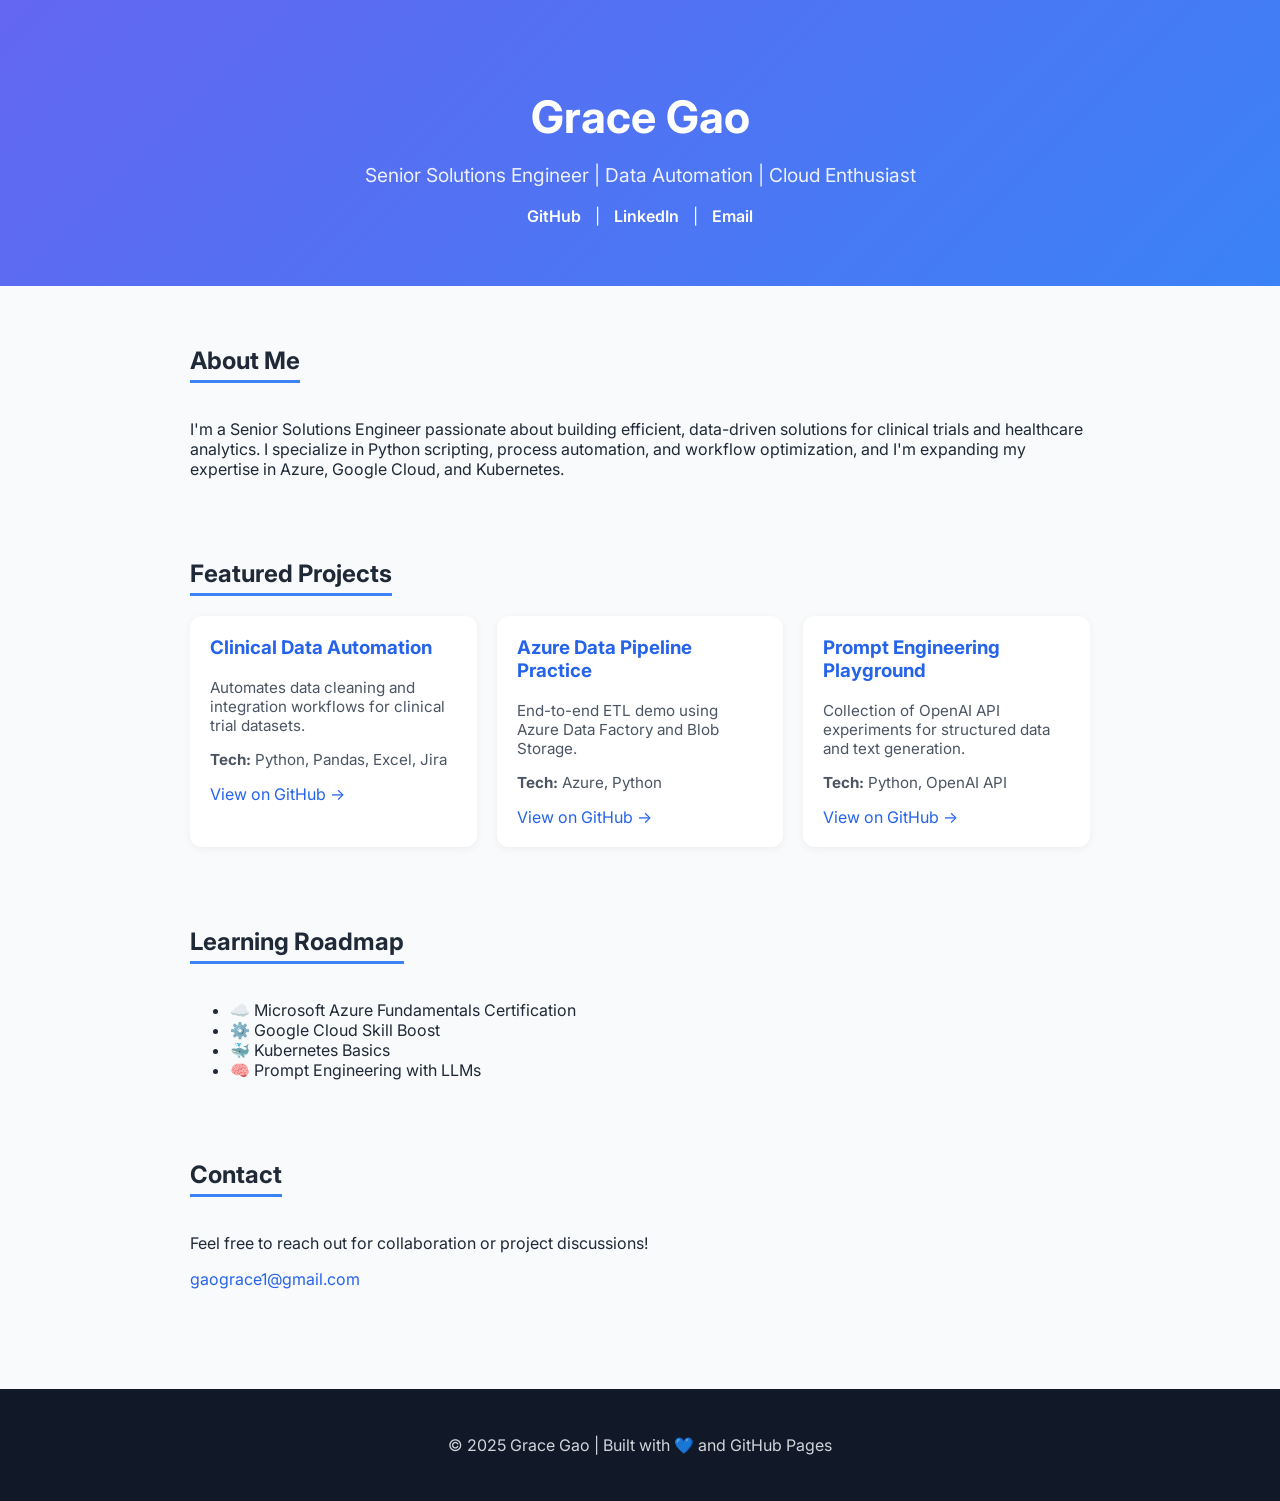
<file: index.html>
<!DOCTYPE html>
<html lang="en">
<head>
  <meta charset="UTF-8" />
  <meta name="viewport" content="width=device-width, initial-scale=1.0" />
  <title>Grace Gao | Solutions Engineer Portfolio</title>
  <link href="https://fonts.googleapis.com/css2?family=Inter:wght@400;600;700&display=swap" rel="stylesheet">
  <style>
    body {
      font-family: 'Inter', sans-serif;
      margin: 0;
      color: #1f2937;
      background-color: #f9fafb;
    }
    header {
      text-align: center;
      padding: 60px 20px;
      background: linear-gradient(135deg, #6366f1, #3b82f6);
      color: white;
    }
    header h1 {
      font-size: 2.8rem;
      margin-bottom: 10px;
    }
    header p {
      font-size: 1.2rem;
      opacity: 0.9;
    }
    main {
      max-width: 900px;
      margin: 0 auto;
      padding: 40px 20px;
    }
    section {
      margin-bottom: 60px;
    }
    h2 {
      border-bottom: 3px solid #3b82f6;
      display: inline-block;
      margin-bottom: 20px;
      padding-bottom: 5px;
    }
    .project-grid {
      display: grid;
      grid-template-columns: repeat(auto-fit, minmax(280px, 1fr));
      gap: 20px;
    }
    .project {
      background: white;
      border-radius: 12px;
      padding: 20px;
      box-shadow: 0 2px 8px rgba(0,0,0,0.05);
      transition: transform 0.2s ease;
    }
    .project:hover {
      transform: translateY(-5px);
    }
    .project h3 {
      margin-top: 0;
      color: #2563eb;
    }
    .project p {
      font-size: 0.95rem;
      color: #4b5563;
    }
    footer {
      text-align: center;
      padding: 30px;
      background: #111827;
      color: #d1d5db;
    }
    a {
      color: #2563eb;
      text-decoration: none;
    }
    a:hover {
      text-decoration: underline;
    }
    .social-links a {
      margin: 0 10px;
      color: white;
      font-weight: 600;
    }
  </style>
</head>
<body>
  <header>
    <h1>Grace Gao</h1>
    <p>Senior Solutions Engineer | Data Automation | Cloud Enthusiast</p>
    <div class="social-links">
      <a href="https://github.com/gaograce1" target="_blank">GitHub</a> |
      <a href="https://www.linkedin.com/in/grace-gao/" target="_blank">LinkedIn</a> |
      <a href="mailto:gaograce1@gmail.com">Email</a>
    </div>
  </header>

  <main>
    <section>
      <h2>About Me</h2>
      <p>
        I'm a Senior Solutions Engineer passionate about building efficient, data-driven solutions for clinical trials and healthcare analytics.
        I specialize in Python scripting, process automation, and workflow optimization, and I'm expanding my expertise in Azure, Google Cloud, and Kubernetes.
      </p>
    </section>

    <section>
      <h2>Featured Projects</h2>
      <div class="project-grid">
        <div class="project">
          <h3>Clinical Data Automation</h3>
          <p>Automates data cleaning and integration workflows for clinical trial datasets.</p>
          <p><strong>Tech:</strong> Python, Pandas, Excel, Jira</p>
          <a href="https://github.com/gaograce1/clinical-automation" target="_blank">View on GitHub →</a>
        </div>

        <div class="project">
          <h3>Azure Data Pipeline Practice</h3>
          <p>End-to-end ETL demo using Azure Data Factory and Blob Storage.</p>
          <p><strong>Tech:</strong> Azure, Python</p>
          <a href="https://github.com/gaograce1/azure-pipeline-demo" target="_blank">View on GitHub →</a>
        </div>

        <div class="project">
          <h3>Prompt Engineering Playground</h3>
          <p>Collection of OpenAI API experiments for structured data and text generation.</p>
          <p><strong>Tech:</strong> Python, OpenAI API</p>
          <a href="https://github.com/gaograce1/prompt-engineering-lab" target="_blank">View on GitHub →</a>
        </div>
      </div>
    </section>

    <section>
      <h2>Learning Roadmap</h2>
      <ul>
        <li>☁️ Microsoft Azure Fundamentals Certification</li>
        <li>⚙️ Google Cloud Skill Boost</li>
        <li>🐳 Kubernetes Basics</li>
        <li>🧠 Prompt Engineering with LLMs</li>
      </ul>
    </section>

    <section>
      <h2>Contact</h2>
      <p>Feel free to reach out for collaboration or project discussions!</p>
      <p><a href="mailto:gaograce1@gmail.com">gaograce1@gmail.com</a></p>
    </section>
  </main>

  <footer>
    <p>© 2025 Grace Gao | Built with 💙 and GitHub Pages</p>
  </footer>
</body>
</html>
</file>
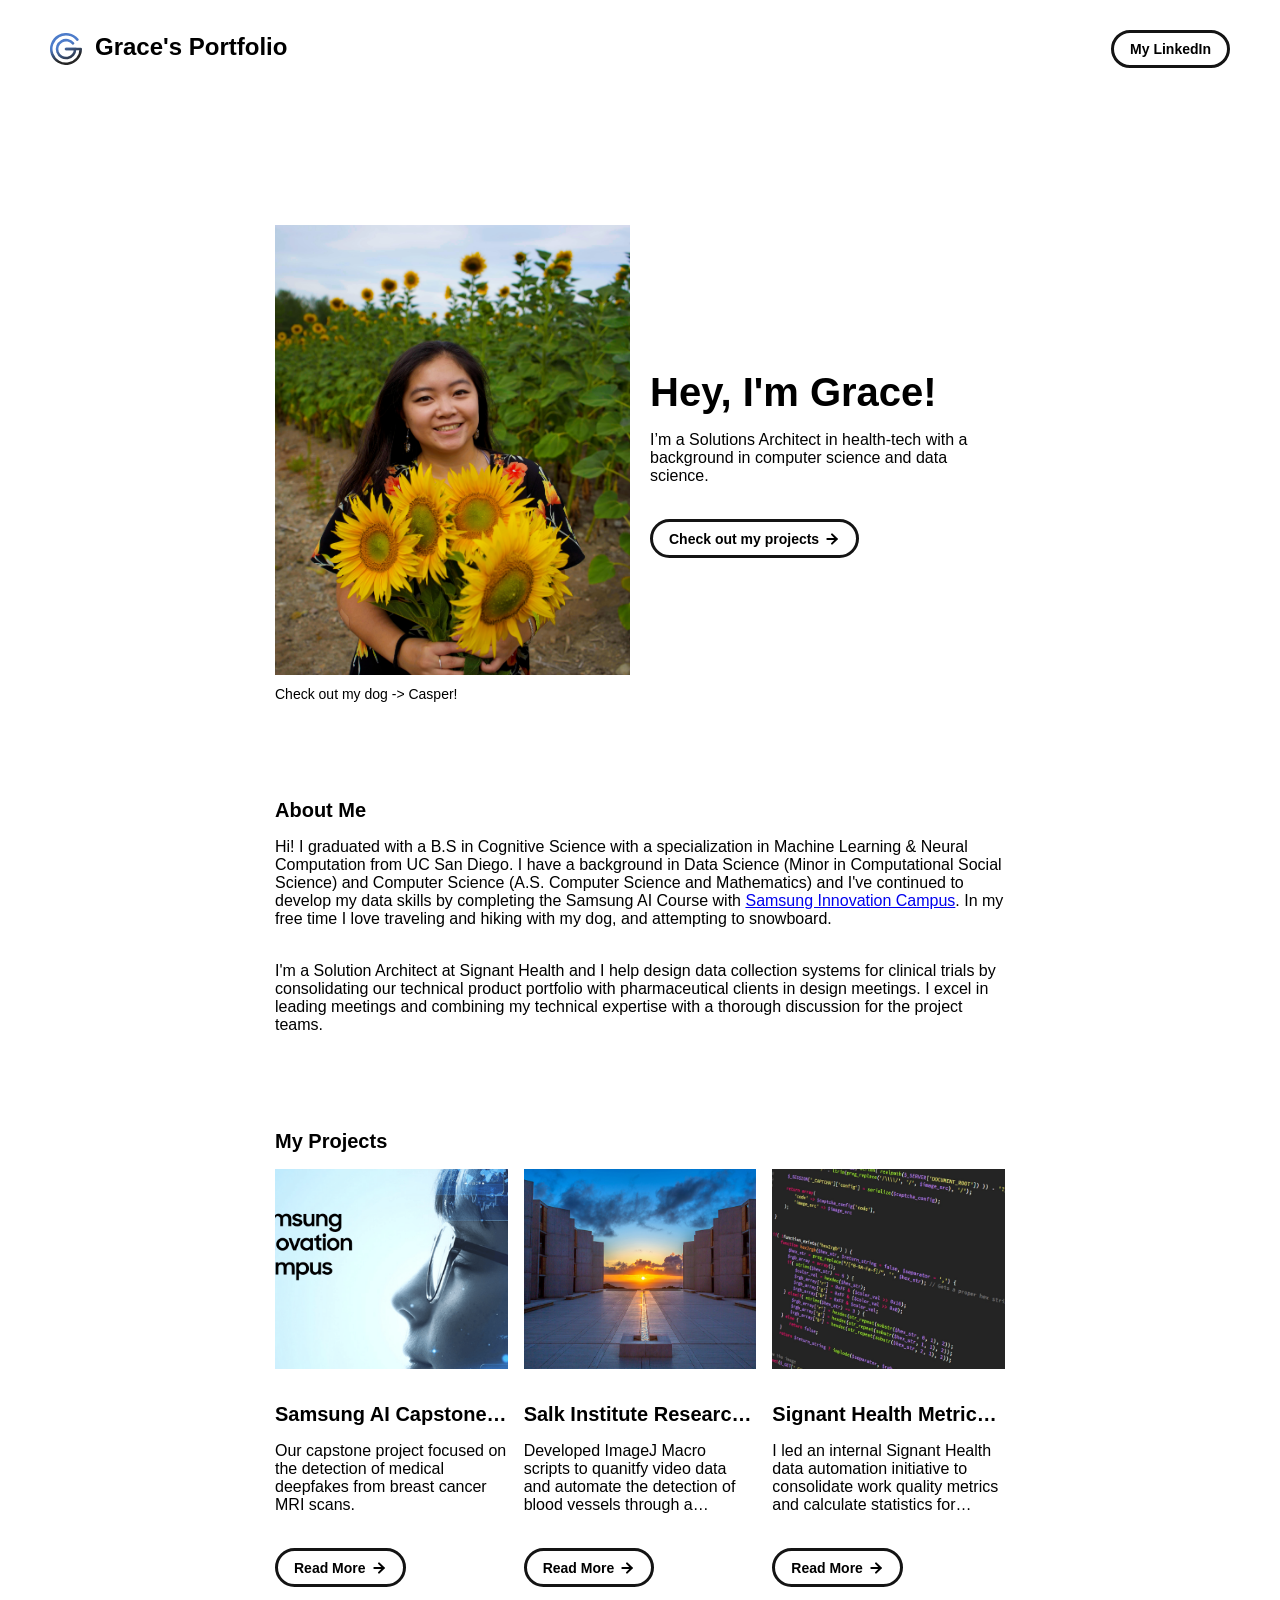
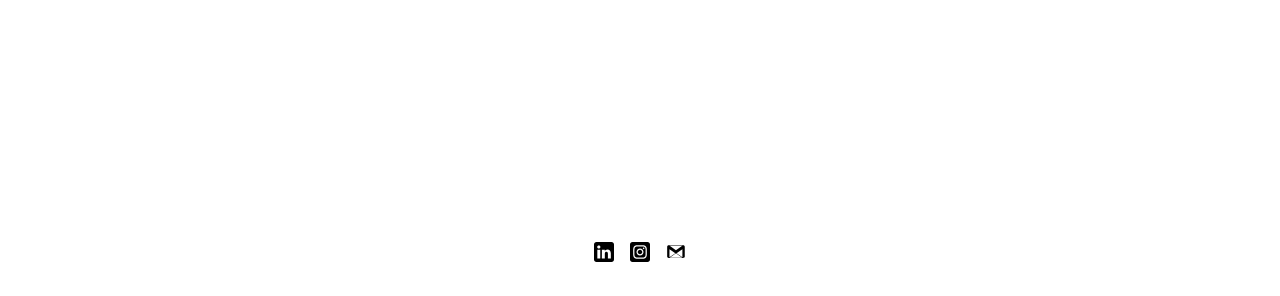
<file: oldindex.html>
<!DOCTYPE html>
<html lang="en">
	<head>
		<meta charset="utf-8">

    <!-- 
      TODO

      Upload your Unemployable (or whatever photo you like) to the assets/images folder
      and change the name of the image below to match the uploaded one

      Change the title in the <title> tag to whatever you would like the title of your portfolio to be

      This should be the same across all pages.
     -->
    <link rel="icon" href="./assets/icons/GGlogo.svg" />
		<title>Grace's Portfolio</title>
    <meta name="description" content="A collection of projects Grace has worked on.">
    <meta name="viewport" content="width=device-width, initial-scale=1" />

		<link rel="stylesheet" href="./css/layout.css">
    <link rel="stylesheet" href="./css/typography.css">
    <link rel="stylesheet" href="./css/utilities.css">

		<script defer src="./js/script.js"></script>
	</head>
	<body>
    <!-- NAVBAR -->
    <div class="navbar">
      <a class="nav-title-link" href="./index.html">
        <image src="./assets/icons/GGlogo.svg" class="logo"/>

        <!-- TODO - Change the "Portfolio Title" to whatever you want displayed in the top left -->
        <span class="nav-title">Grace's Portfolio</span>
         <!-- TODO - Change the email after 'mailto:' to your email address for contact -->
        <a class="button" href="https://www.linkedin.com/in/gaograce1/">
          <span class="button-text">My LinkedIn</span>
        </a>
      </a>
    </div>

    <!-- MAIN PAGE CONTENT -->
    <div id="main-content">

      <!-- PORTFOLIO HEADER -->
      <div id="portfolio-header">
        <div id="portfolio-header-image-container">
          <!-- 
            TODO

            - Change the img "src" attribute to point to the Unemployable image you uploaded (or whatever image).
            - Change the number to point to your Unemployable & replace the OpenSea link with your own
            - If you aren't using an Unemployable as your image, remove the entire "a" element
          -->
          <img src="./assets/images/GG.jpeg" class="portfolio-header-image">
          <a class="no-underline" target="_blank" href="https://www.instagram.com/it.me.casper/">
            <span class="image-caption">Check out my dog -> Casper!</span>
          </a>
        </div>

          <!-- 
            TODO

            - Change the main-title to whatver you want
            - Change the body-text after that to a quick introduction to what you do
            - Edit the button text if you feel like it. It will link to the projects section below.
          -->
        <div id="portfolio-header-text-container">
            <div class="header-text">
              <span class="main-title">Hey, I'm Grace!</span>
              <p></p>
              <div class="body-text">I’m a Solutions Architect in health-tech with a background in computer science and data science. </div>
            </div>
            <a class="button" id="my-work-link">
              <span class="button-text">Check out my projects</span> 
              <image src="./assets/icons/arrow-right.svg" class="right-arrow-icon"/>
            </a>
        </div>
      </div>

      <!-- ABOUT SECTION -->
      <!-- 
        TODO

        - Change the subheader-text to whatever header you want
        - Add paragraphs using the <div class="body-text"></div> elements in the "about-section-content"
      -->
      <div id="about-section">
        <span class="subheader-text">About Me</span>
        <div class="about-section-content">
          <div class="body-text">
            Hi! I graduated with a B.S in Cognitive Science with a specialization in Machine Learning & Neural Computation 
            from UC San Diego. I have a background in Data Science (Minor in Computational Social Science) and Computer Science 
            (A.S. Computer Science and Mathematics) and I've continued to develop my data skills by completing the Samsung AI Course 
            with <a target="_blank" href="https://sic.edc.org/ai-course/">Samsung Innovation Campus</a>.
            In my free time I love traveling and hiking with my dog, and attempting to snowboard. 
          </div>
          <div class="body-text">
            I'm a Solution Architect at Signant Health and I help design data collection systems for clinical trials 
            by consolidating our technical product portfolio with pharmaceutical clients in design meetings. I excel in leading 
            meetings and combining my technical expertise with a thorough discussion for the project teams.
          </div>
        </div>
      </div>

      <!-- PROJECTS / MY WORK SECTION -->
      <div id="my-work-section">
        <!-- TODO - Change the subheader-text to whatever you want the Projects section header to say -->
        <span class="subheader-text">My Projects</span>

        <div class="projects-container">
          <!-- 
            TODO

            This is where the project cards live. Here's a base level project card for you to copy:
            <div class="project-card">
              <img src="./assets/images/IMAGE_NAME" class="project-image">
              <div class="project-card-text-container">
                <div class="subheader-text project-title">PROJECT_NAME</div>
                <div class="body-text project-card-text">SMALL_PROJECT_DESCRIPTION</div>
              </div>
              <a class="button" href="./project-pages/PROJECT_PAGE_NAME.html">
                <span class="button-text">Read More</span>
                <image src="./assets/icons/arrow-right.svg" class="right-arrow-icon"/>
              </a>
            </div>

            - To add a project to the this area, copy the above, paste it below this comment, and change the following:
                - IMAGE_NAME: the name of the image file in assets/images
                - PROJECT_NAME: the name of the project (keep it short, it only shows 1 line)
                - SMALL_PROJECT_DESCRIPTION: a quick project description (max 4 lines)
                - PROJECT_PAGE_NAME.html: the html filename for the project (must be in project-pages folder)
          -->
          <div class="project-card">
            <img src="./assets/images/SamsungAI.png" class="project-image">
            <div class="project-card-text-container">
              <div class="subheader-text project-title">Samsung AI Capstone Project</div>
              <div class="body-text project-card-text">Our capstone project focused on the detection of medical deepfakes
	      	from breast cancer MRI scans.</div>
            </div>
            <a class="button" href="./project-pages/project-template.html">
              <span class="button-text">Read More</span>
              <image src="./assets/icons/arrow-right.svg" class="right-arrow-icon"/>
            </a>
          </div>
          <div class="project-card">
            <img src="./assets/images/Salk.jpg" class="project-image">
            <div class="project-card-text-container">
              <div class="subheader-text project-title">Salk Institute Research Project</div>
              <div class="body-text project-card-text">Developed ImageJ Macro scripts to quanitfy video data and automate the detection
	      	of blood vessels through a pixelating process. </div>
            </div>
            <a class="button" href="./project-pages/project-template.html">
              <span class="button-text">Read More</span>
              <image src="./assets/icons/arrow-right.svg" class="right-arrow-icon"/>
            </a>
          </div>
          <div class="project-card">
            <img src="./assets/images/code.jpeg" class="project-image">
            <div class="project-card-text-container">
              <div class="subheader-text project-title">Signant Health Metrics Initiative</div>
              <div class="body-text project-card-text">I led an internal Signant Health data automation initiative to consolidate work 
	      	quality metrics and calculate statistics for manager performance appraisals.</div>
            </div>
            <a class="button" href="./project-pages/project-template.html">
              <span class="button-text">Read More</span>
              <image src="./assets/icons/arrow-right.svg" class="right-arrow-icon"/>
            </a>
          </div>
        </div>
      </div>
    </div>

    <!-- FOOTER -->
    <div id="footer">
	<!-- LinkedIn! -->
	<a class="icon-link" target="_blank" href="https://www.linkedin.com/in/gaograce1/">
        <image src="./assets/icons/linkedin.svg" class="footer-icon"/>
      </a>
	    
      <!-- 
        TODO - Change href to your Instagram account (can also delete entire "a" element if no Instagram) 

        This should be the same across all pages.
      -->
      <a class="icon-link" target="_blank" href="https://www.instagram.com/gao.grace.1/">
        <image src="./assets/icons/insta.svg" class="footer-icon"/>
      </a>
      <!-- 
        TODO - Change href to your Twitter account (can also delete entire "a" element if no Twitter) 
      
        This should be the same across all pages.
      
      <a class="icon-link" target="_blank" href="https://twitter.com/whitevans_eth">
        <image src="./assets/icons/twitter.svg" class="footer-icon"/>
      </a>
	    -->
      <!-- 
        TODO - Change the email after "mailto" to your contact email 
      
        This should be the same across all pages.
      -->
      <a class="icon-link" href="mailto:gaograce1@gmail.com">
        <image src="./assets/icons/gmail.svg" class="footer-icon"/>
      </a>
    </div>

	</body>
</html>
</file>
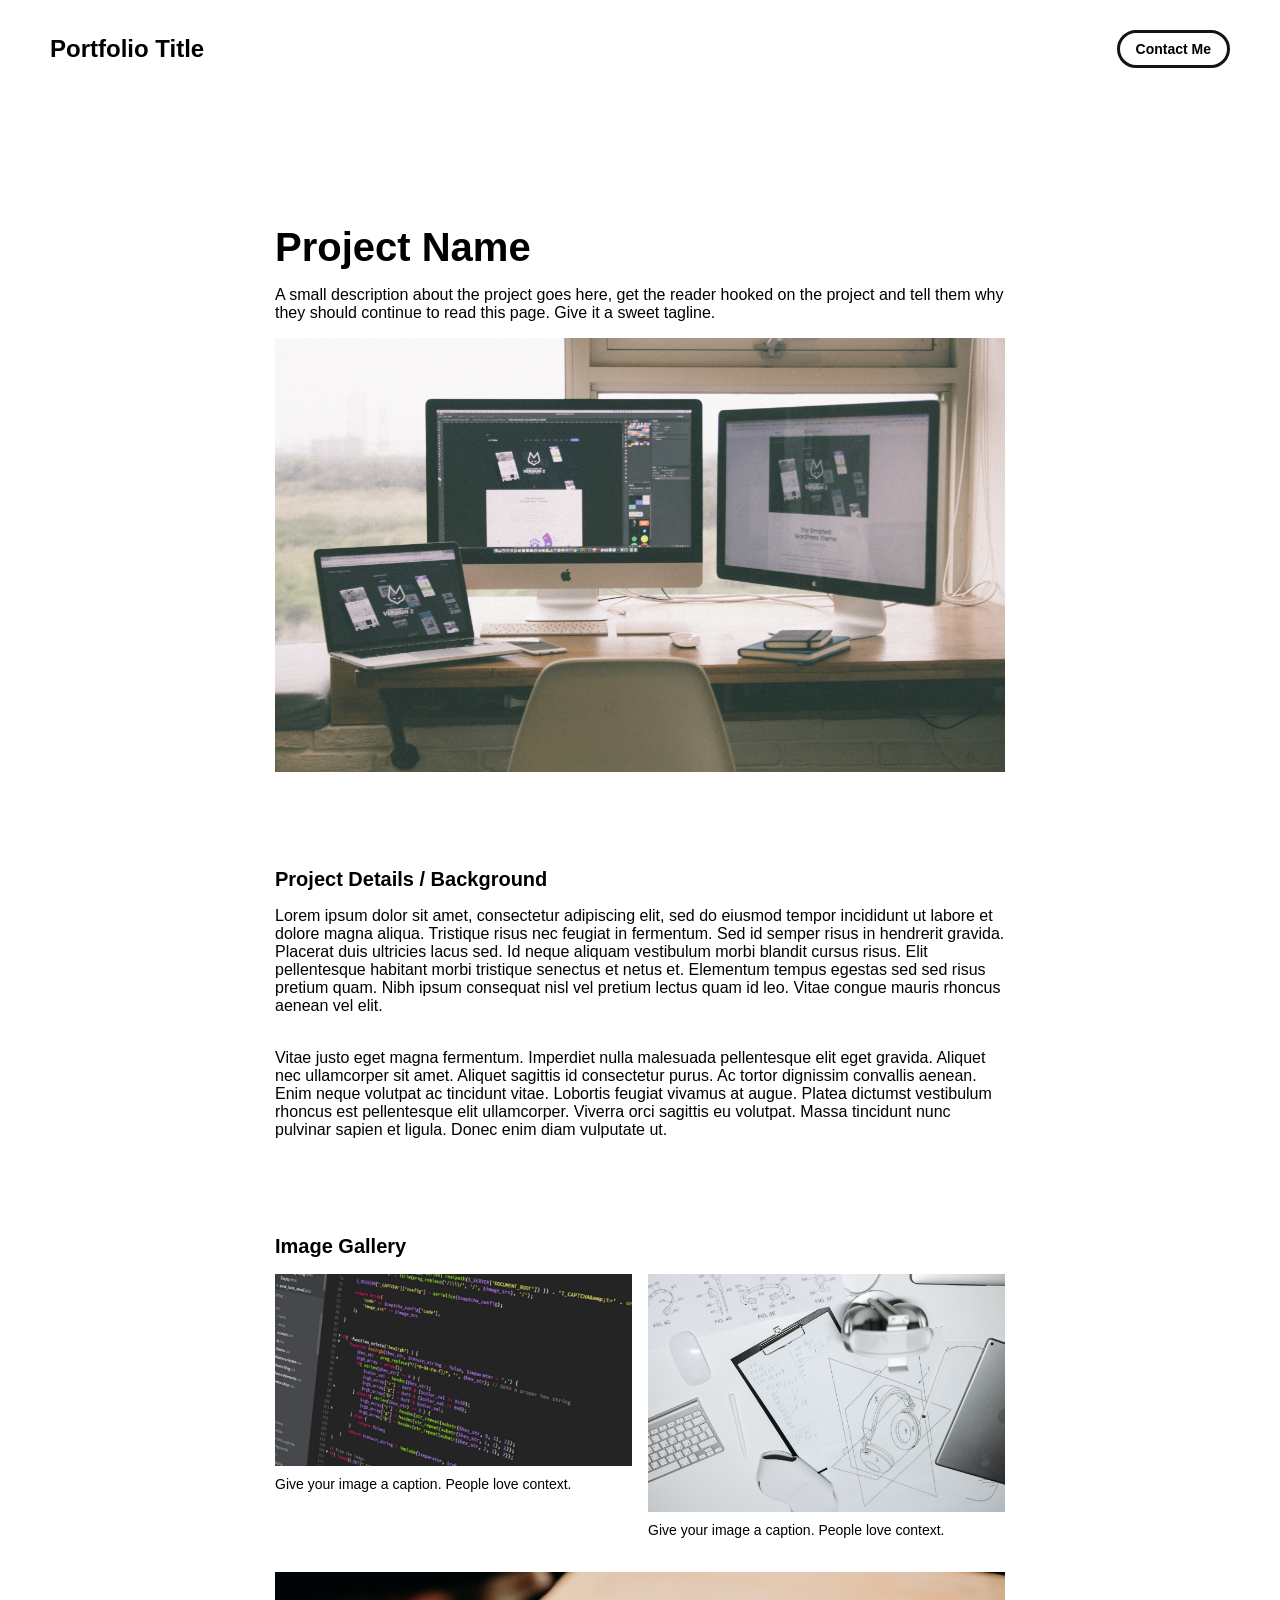
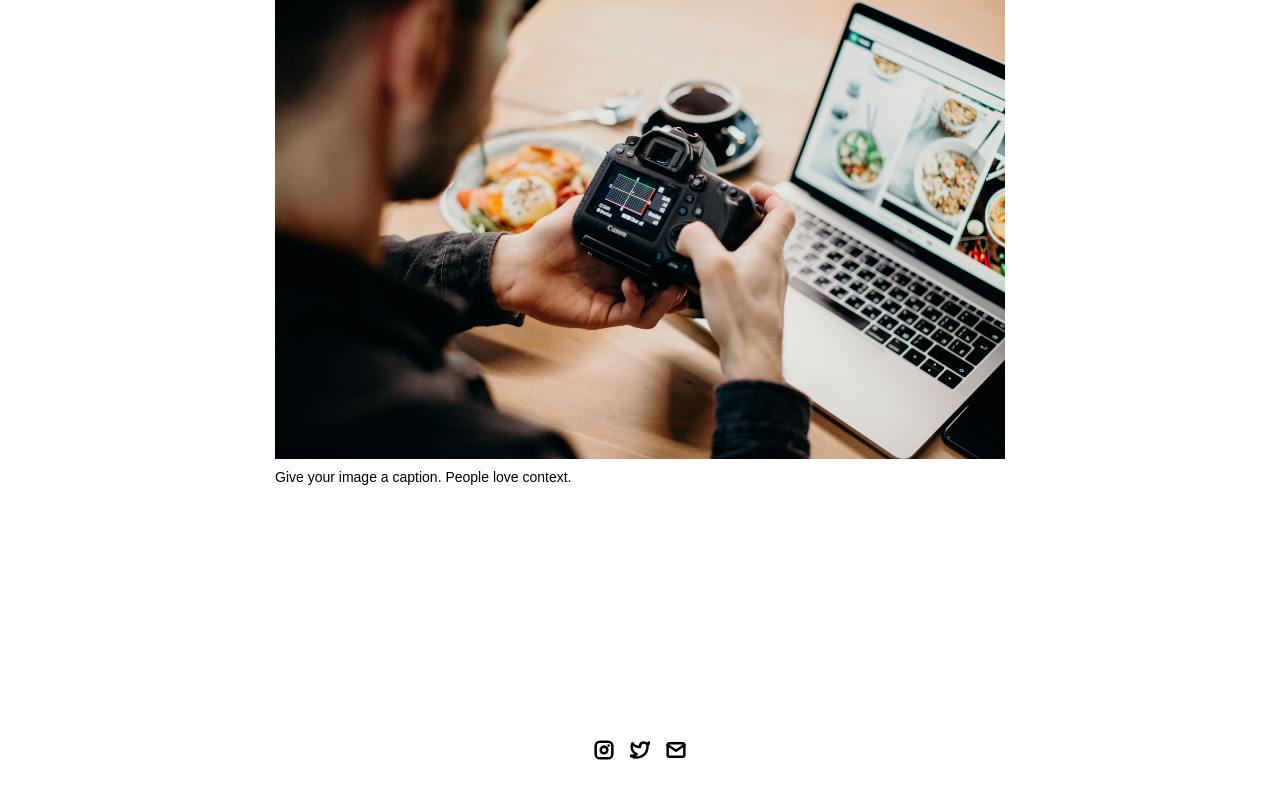
<file: project-pages/project-template.html>
<!-- 
  IMPORTANT! 
  
  Keep this file unchanged to use as a template for all future project pages. 

  For every new project you add to your portfolio, make a copy of this file in the
  'project-pages' folder with a name related to the project.
-->


<!DOCTYPE html>
<html lang="en">
	<head>
		<meta charset="utf-8">
    <!-- 
      TODO

      Upload your Unemployable (or whatever photo you like) to the assets/images folder
      and change the name of the image below to match the uploaded one

      Change the title in the <title> tag to whatever you would like the title of your portfolio to be

      This should be the same across all pages.
     -->
     <link rel="icon" href="../assets/images/1311.png" />
     <title>Unemployables Portfolio</title>
    <meta name="description" content="A portfolio template for the Unemployables community.">
    <meta name="viewport" content="width=device-width, initial-scale=1" />

		<link rel="stylesheet" href="../css/layout.css">
    <link rel="stylesheet" href="../css/typography.css">
    <link rel="stylesheet" href="../css/utilities.css">

		<script defer src="../js/script.js"></script>
	</head>
	<body>
    <!-- NAVBAR -->
    <div class="navbar">
      <a class="nav-title-link" href="../index.html">
        <!-- 
          TODO - Change the "Portfolio Title" to whatever you want displayed in the top left

          (this should be the same across all pages)
         -->
        <span class="nav-title">Portfolio Title</span>
        <!-- 
          TODO - Change the email after 'mailto:' to your email address for contact 
        
          (this should be the same across all pages)
        -->
        <a class="button" href="mailto:whitevans.eth@gmail.com">
          <span class="button-text">Contact Me</span>
        </a>
      </a>
    </div>

    <!-- MAIN PAGE CONTENT -->
    <div id="main-content">

      <!-- PROJECT HEADER -->
      <div id="project-header">
          <!-- 
            TODO

            - Change the 'main-title' text to the name of your project
            - Change the 'body-text' text to a short and sweet description of your project (maybe the same as the one on the project card)
            - Change "desktop.jpeg" to the image filename you uploaded in the assets/images folder.
          -->
        <div class="main-title">Project Name</div>
        <div class="body-text">A small description about the project goes here, get the reader hooked on the project and tell them why they should continue to read this page. Give it a sweet tagline.</div>
        <image class="project-header-image" src="../assets/images/desktop.jpeg">
      </div>

      <!-- PROJECT DETAILS -->
      <!-- 
        TODO

        - Change the 'subheader-text' to whatever header you want for project details
        - Add paragraphs using the <div class="body-text"></div> elements in the "project-details-content"
      -->
      <div id="project-details">
        <div class="subheader-text">Project Details / Background</div>
        <div class="project-details-content">
          <div class="body-text">Lorem ipsum dolor sit amet, consectetur adipiscing elit, sed do eiusmod tempor incididunt ut labore et dolore magna aliqua. Tristique risus nec feugiat in fermentum. Sed id semper risus in hendrerit gravida. Placerat duis ultricies lacus sed. Id neque aliquam vestibulum morbi blandit cursus risus. Elit pellentesque habitant morbi tristique senectus et netus et. Elementum tempus egestas sed sed risus pretium quam. Nibh ipsum consequat nisl vel pretium lectus quam id leo. Vitae congue mauris rhoncus aenean vel elit.</div>
          <div class="body-text">Vitae justo eget magna fermentum. Imperdiet nulla malesuada pellentesque elit eget gravida. Aliquet nec ullamcorper sit amet. Aliquet sagittis id consectetur purus. Ac tortor dignissim convallis aenean. Enim neque volutpat ac tincidunt vitae. Lobortis feugiat vivamus at augue. Platea dictumst vestibulum rhoncus est pellentesque elit ullamcorper. Viverra orci sagittis eu volutpat. Massa tincidunt nunc pulvinar sapien et ligula. Donec enim diam vulputate ut.</div>
        </div>
      </div>

      <!-- IMAGE GALLERY -->
      <div id="project-gallery">
        <!-- TODO - Change the 'subheader-text' to whatever you want the Gallery section header to say -->
        <div class="subheader-text">Image Gallery</div>
        <div class="project-gallery-content">
            <!-- 
              TODO

              This is where the images in the gallery live. Here's a simple gallery image for you to copy:

              Full Width Image:

                <div class="gallery-image-container">
                  <img src="../assets/images/IMAGE_NAME" class="gallery-image">
                  <span class="image-caption">IMAGE_CAPTION</span>
                </div>

              Half Width Image: 

                <div class="gallery-image-container half-width">
                  <img src="../assets/images/IMAGE_NAME" class="gallery-image">
                  <span class="image-caption">IMAGE_CAPTION</span>
                </div>

              - To add an image to the this area, copy one of the above, paste it below this comment, and change the following:
                  - IMAGE_NAME: the name of the image file in assets/images
                  - IMAGE_CAPTION: to the caption of the image
            -->
            <div class="gallery-image-container half-width">
              <img src="../assets/images/code.jpeg" class="gallery-image">
              <span class="image-caption">Give your image a caption. People love context.</span>
            </div>
            <div class="gallery-image-container half-width">
              <img src="../assets/images/sketchbook.jpeg" class="gallery-image">
              <span class="image-caption">Give your image a caption. People love context.</span>
            </div>
            <div class="gallery-image-container">
              <img src="../assets/images/camera.jpeg" class="gallery-image">
              <span class="image-caption">Give your image a caption. People love context.</span>
            </div>
        </div>
      </div>
    </div>

    <!-- FOOTER -->
    <div id="footer">
      <!-- 
        TODO - Change href to your Instagram account (can also delete entire "a" element if no Instagram) 

        This should be the same across all pages.
      -->
      <a class="icon-link" target="_blank" href="https://twitter.com/whitevans_eth">
        <image src="../assets/icons/instagram.svg" class="footer-icon"/>
      </a>
      <!-- 
        TODO - Change href to your Twitter account (can also delete entire "a" element if no Twitter) 
      
        This should be the same across all pages.
      -->
      <a class="icon-link" target="_blank" href="https://twitter.com/whitevans_eth">
        <image src="../assets/icons/twitter.svg" class="footer-icon"/>
      </a>
      <!-- 
        TODO - Change the email after "mailto" to your contact email 
      
        This should be the same across all pages.
      -->
      <a class="icon-link" href="mailto:whitevans.eth@gmail.com">
        <image src="../assets/icons/mail.svg" class="footer-icon"/>
      </a>
    </div>

	</body>
</html>
</file>
<file: css/layout.css>
* {
  box-sizing: border-box;
}

html {
  text-size-adjust: none;
  -webkit-text-size-adjust: none;
  -moz-text-size-adjust: none;
  -ms-text-size-adjust: none;
}

body {
  margin: 0;
  -webkit-font-smoothing: antialiased;
  -moz-osx-font-smoothing: grayscale;
}




/* Main Page Layout */

#main-content {
  margin: 225px 425px;
  display: flex;
  flex-direction: column;
  gap: 96px;
}




/* Portfolio Header */
.logo {
  width: 32px;
  height: 32px;
  margin-right: 13px;
  float: left;
}

#portfolio-header {
  display: flex;
  gap: 20px;
  align-items: center;
}

#portfolio-header-image-container {
  display: flex;
  flex-direction: column;
  gap: 10px;
  flex-basis: 50%;
}

.portfolio-header-image {
  width: 100%;
  height: 450px;
  object-fit: cover;
}

#portfolio-header-text-container {
  display: flex;
  flex-direction: column;
  gap: 34px;
  flex-basis: 50%;
}




/* About Section */

#about-section {
  display: flex;
  flex-direction: column;
  gap: 16px;
}

.about-section-content {
  display: flex;
  flex-direction: column;
  gap: 34px;
}




/* Project Section */

#my-work-section {
  display: flex;
  flex-direction: column;
  gap: 16px;
}

.projects-container {
  display: flex;
  gap: 34px 16px;
  flex-wrap: wrap;
}

    /* Project Cards */

    .project-card {
      max-width: calc((100% - 32px) / 3);
      display: flex;
      flex-direction: column;
      gap: 34px;
    }

    .project-card-text-container {
      flex-direction: column;
      display: flex;
      gap: 16px
    }

    .project-image {
      width: 100%;
      height: 200px;
      object-fit: cover;
      object-position: center;
    }




/* Project Pages */

#project-header {
  display: flex;
  flex-direction: column;
  gap: 16px;
}

.project-header-image {
  width: 100%;
  height: auto;
}

#project-details {
  display: flex;
  flex-direction: column;
  gap: 16px;
}

.project-details-content {
  display: flex;
  flex-direction: column;
  gap: 34px;
}

    /* Project Gallery */

    #project-gallery {
      display: flex;
      flex-direction: column;
      gap: 16px;
    }

    .project-gallery-content {
      display: flex;
      flex-wrap: wrap;
      gap: 34px 16px;
    }

    .gallery-image-container {
      width: 100%;
      display: flex;
      flex-direction: column;
      gap: 10px;
    }

    .gallery-image-container.half-width {
      width: calc((100% - 16px) / 2);
    }

    .gallery-image {
      width: 100%;
      height: auto;
    }


/* Extra Extra large devices (large laptops and desktops, 1200px and below) */
@media only screen and (max-width: 1600px) {
  #main-content {
    margin: 225px 275px;
  }
}

/* Extra large devices (large laptops and desktops, 1200px and below) */
@media only screen and (max-width: 1200px) {
  #main-content {
    margin: 225px 175px;
  }
}

/* Large devices (laptops/desktops, 1000px and below) */
@media only screen and (max-width: 1000px) {
  #main-content {
    margin: 225px 75px;
  }
}

/* Small devices (portrait tablets and large phones, 800px and below) */
@media only screen and (max-width: 800px) {
  #main-content {
    margin: 150px 50px;
  }

  #portfolio-header {
    flex-direction: column;
  }

  .project-card {
    max-width: calc((100% - 16px) / 2);
  }
}

/* Small devices (portrait tablets and large phones, 600px and below) */
@media only screen and (max-width: 600px) {
  #main-content {
    margin: 125px 20px;
  }

  .project-card {
    max-width: 100%;
  }
}
</file>
<file: css/typography.css>
body {
  font-family: "Helvetica Neue", Helvetica, Arial, sans-serif;
}

.nav-title {
  font-weight: 700;
  font-size: 24px;
}

.button-text {
  font-size: 14px;
  font-weight: 700;
}

.image-caption {
  font-size: 14px;
  font-weight: 500;
}

.main-title {
  font-size: 40px;
  font-weight: 700;
}

.subheader-text {
  font-size: 20px;
  font-weight: 700;
}

.body-text {
  font-size: 16px;
  font-weight: 500;
}

.project-card-text {
  overflow: hidden;
  text-overflow: ellipsis;
  display: -webkit-box;
  -webkit-line-clamp: 4;
  -webkit-box-orient: vertical;
}

.project-title {
  overflow: hidden;
  text-overflow: ellipsis;
  display: -webkit-box;
  -webkit-line-clamp: 1;
  -webkit-box-orient: vertical;
}
</file>
<file: css/utilities.css>
/* Icons */

.right-arrow-icon {
  width: 16px;
  height: 16px;
  margin-top: 1px;
}

.footer-icon {
  width: 20px;
  height: 20px;
}

a.icon-link {
  transition: transform 200ms ease-in-out;
}

a.icon-link:hover {
  cursor: pointer;
  stroke-width: 5;
  margin: 0;
  transform: rotate(15deg);
}


/* Navbar Styling */

.navbar {
  width: 100%;
  padding: 30px 50px;
  display: flex;
  justify-content: space-between;
  align-items: center;
  position: fixed;
  top: 0;
  left: 0;
}

.nav-title-link {
  color: black;
  text-decoration: none;
}

.nav-title-link:hover {
  text-decoration: underline;
}

/* Small devices (portrait tablets and large phones, 800px and below) */
@media only screen and (max-width: 800px) {
  .navbar {
    padding: 20px 20px;
    background-color: white
  }
}


/* Button Styling */

a.button {
  padding: 8px 16px;
  border: 3px solid #141414;
  border-radius: 50px;
  color: black;
  text-decoration: none;
  width: fit-content;
  display: flex;
  gap: 5px;
  align-items: center;
}

a.button:hover {
  text-decoration: underline;
  text-decoration-thickness: 2px;
  cursor: pointer;
}


/* Footer Styling */

#footer {
  width: 100%;
  display: flex;
  padding: 30px 50px;
  justify-content: center;
  align-items: center;
  gap: 16px;
}

/* Link Styling */
a.no-underline {
  text-decoration: none;
  color: black
}

a.no-underline:hover {
  text-decoration: underline;
  cursor: pointer;
}

/* Small devices (portrait tablets and large phones, 800px and below) */
@media only screen and (max-width: 800px) {
  #footer {
    padding: 20px 20px;
  }
}
</file>
